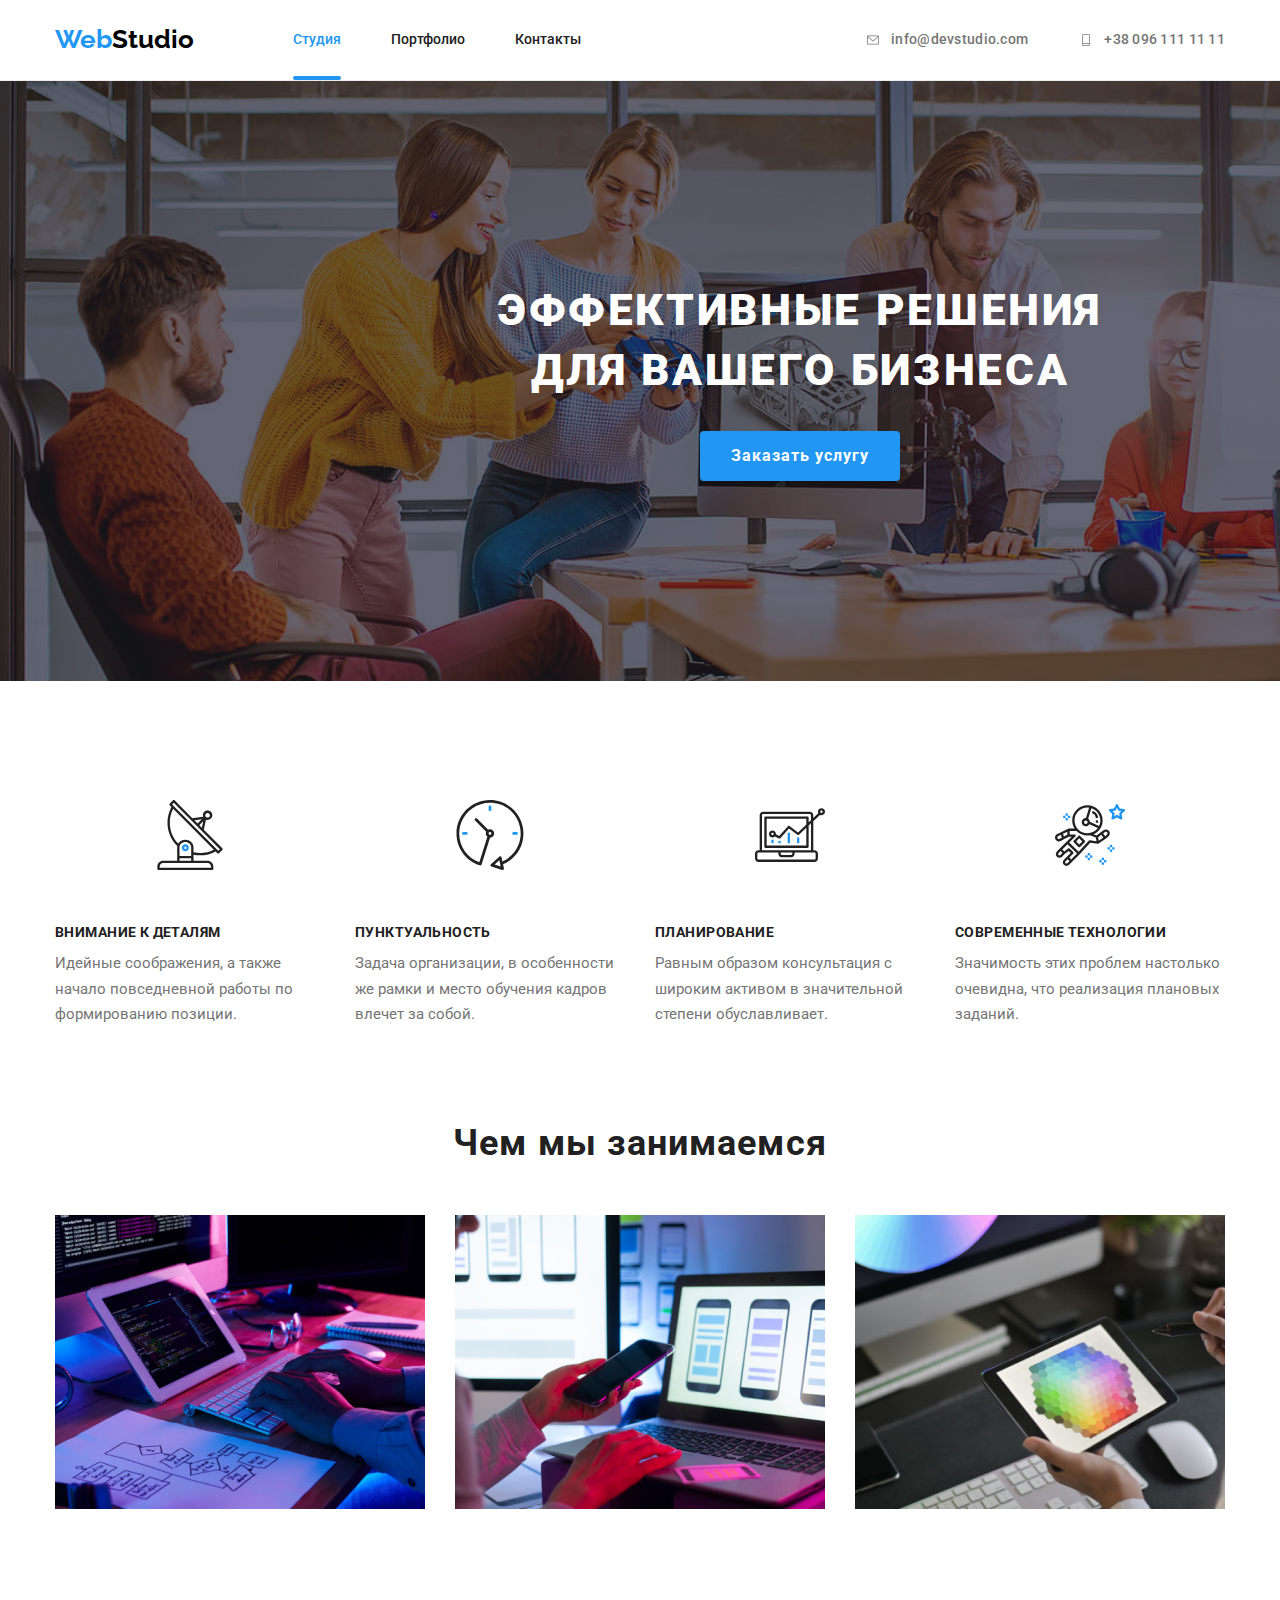
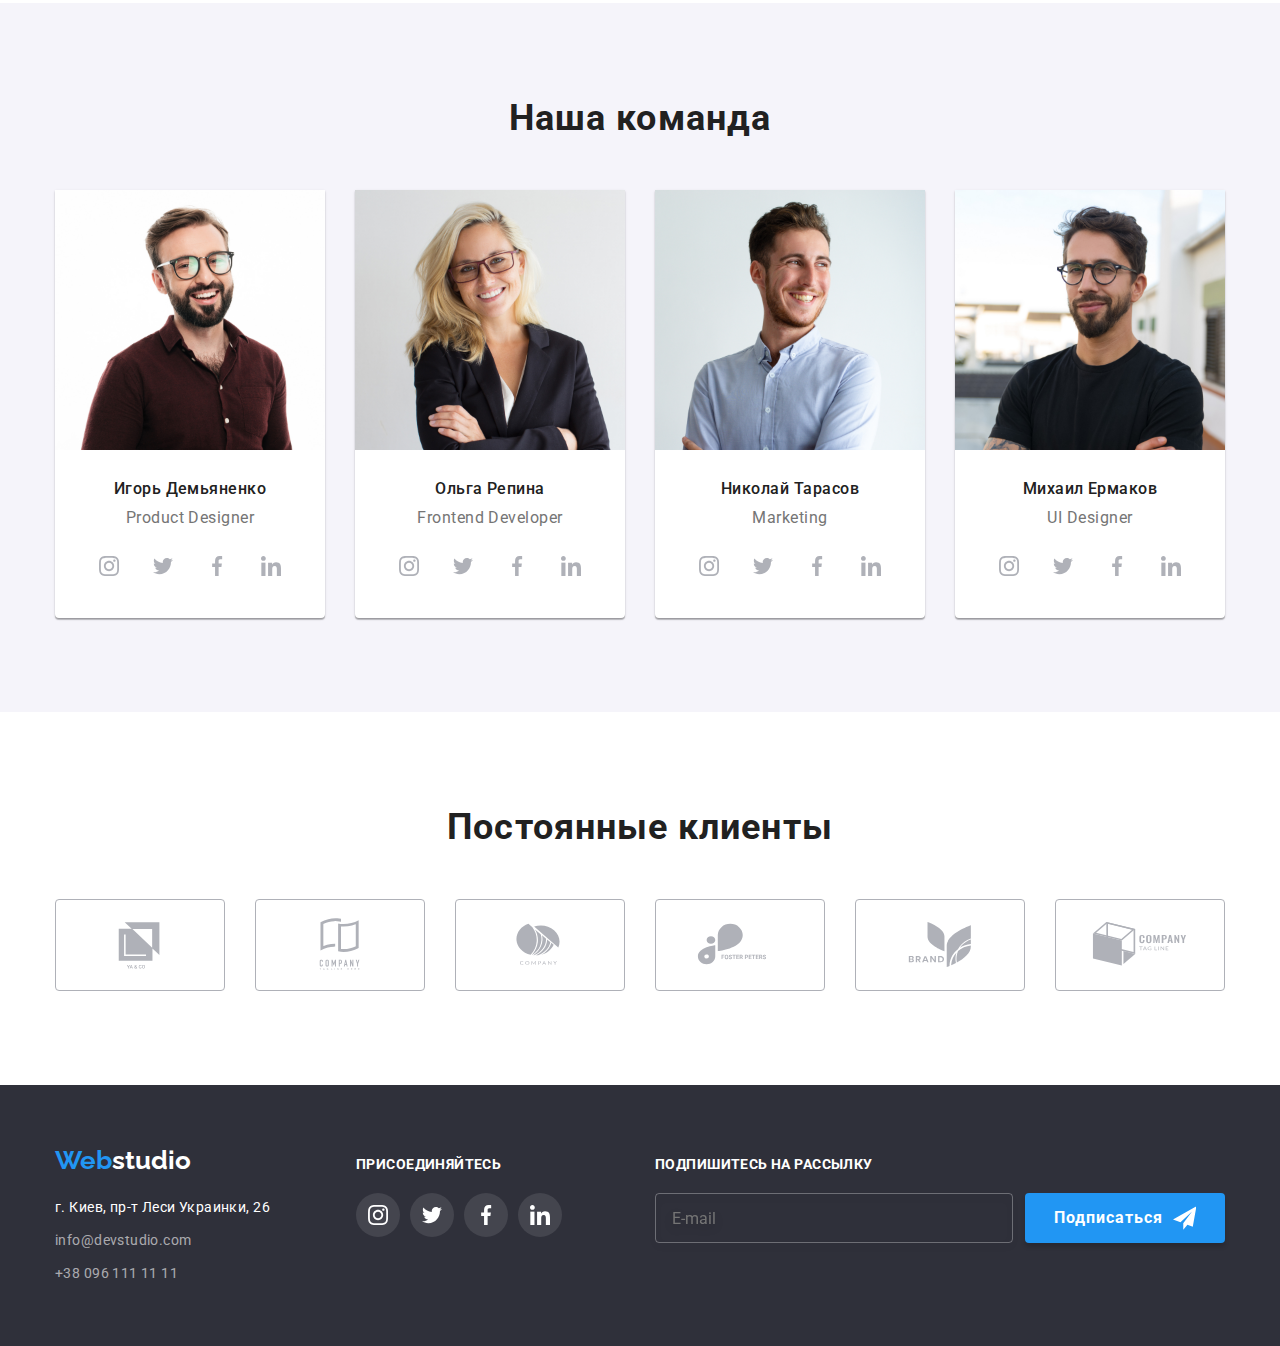
<file: index.html>
<!DOCTYPE html>
<html lang="en">

<head>
    <meta charset="UTF-8">
    <meta http-equiv="X-UA-Compatible" content="IE=edge">
    <meta name="viewport" content="width=device-width, initial-scale=1.0">
    <title>Document</title>
    <link rel="preconnect" href="https://fonts.googleapis.com">
    <link rel="preconnect" href="https://fonts.gstatic.com" crossorigin>
    <link
        href="https://fonts.googleapis.com/css2?family=Raleway:wght@700&family=Roboto:wght@400;500;700;900&display=swap"
        rel="stylesheet">
    <link rel="stylesheet" href="https://cdnjs.cloudflare.com/ajax/libs/modern-normalize/1.1.0/modern-normalize.min.css"
        integrity="sha512-wpPYUAdjBVSE4KJnH1VR1HeZfpl1ub8YT/NKx4PuQ5NmX2tKuGu6U/JRp5y+Y8XG2tV+wKQpNHVUX03MfMFn9Q=="
        crossorigin="anonymous" referrerpolicy="no-referrer" />
    <link rel="stylesheet" href="./css/modern-normalize.css">    
    <link rel="stylesheet" href="./css/styles.css">
</head>

<body>
    <header class="page-header">
        <div class="container-page-header container-settings">    
            <nav class="navigation">
                <a class="logo" href="index.html"><span class="logo-span">Web</span>Studio
                </a>
                <ul class="nav-list list">
                    <li class="nav-item"><a class="link-main" href="index.html">Студия</a></li>
                    <li class="nav-item"><a class="link" href="portfolio.html">Портфолио</a></li>
                    <li class="nav-item"><a class="link" href="">Контакты</a></li>
                </ul>
            </nav>
            <ul class="contacts-list list">
                <li class="contacts-item"><a class="link" href="mailto:info@devstudio.com">
                    <svg class="contacts-item-icon">
                        <use href="./images/sprite.svg#icon-envelope" width="16" height="12"></use>
                    </svg>
                    info@devstudio.com
                </a></li>
                <li class="contacts-item"><a class="link" href="tel:+380961111111">
                    <svg class="contacts-item-icon" width="16" height="12">
                        <use href="./images/sprite.svg#icon-Vector"></use>
                    </svg>
                    +38 096 111 11 11
                </a></li>
            </ul>      
        </div>    
    </header> 
    <main>
        <section class="section-title">
            <div class="container-section-title-button container-settings">
                <h1 class="main-title">Эффективные решения для вашего бизнеса</h1>
                <button class="button-title button-page" type="button" data-modal-open>Заказать услугу</button>
            </div>
        
        </section>
        <section class="section-lead">
            <div class="section-lead-wrapper container-settings">
                <h2 class="section-lead-header">Наши преимущества</h2>
                <ul class="section-lead-list">
                    <li class="section-lead-item">
                        <div class="section-lead-pic-settings">
                            <svg class="section-lead-pic" width="70" height="70">
                                <use href="./images/sprite.svg#icon-antenna"></use>
                            </svg>
                        </div>
                        <h3 class="section-lead-title">внимание к деталям</h3>
                        <p class="section-lead-item-text">Идейные соображения, а также начало повседневной работы по формированию
                            позиции.</p>
                    </li>
                    <li class="section-lead-item">
                        <div class="section-lead-pic-settings">
                            <svg class="section-lead-pic" width="70" height="70">
                                <use href="./images/sprite.svg#icon-clock"></use>
                            </svg>
                        </div>
                        <h3 class="section-lead-title">пунктуальность</h3>
                        <p class="section-lead-item-text">Задача организации, в особенности же рамки и место обучения кадров влечет
                            за собой.</p>
                    </li>
                    <li class="section-lead-item">
                        <div class="section-lead-pic-settings">
                            <svg class="section-lead-pic" width="70" height="70">
                                <use href="./images/sprite.svg#icon-diagram"></use>
                            </svg>
                        </div>
                        <h3 class="section-lead-title">планирование</h3>
                        <p class="section-lead-item-text">Равным образом консультация с широким активом в значительной степени
                            обуславливает.</p>
                    </li>
                    <li class="section-lead-item">
                        <div class="section-lead-pic-settings">
                            <svg class="section-lead-pic" width="70" height="70">
                                <use href="./images/sprite.svg#icon-astronaut"></use>
                            </svg>
                        </div>
                        <h3 class="section-lead-title">современные технологии</h3>
                        <p class="section-lead-item-text">Значимость этих проблем настолько очевидна, что реализация плановых
                            заданий.</p>
                    </li>
                </ul>
            </div>

        </section>
        <section class="section-content">
            <div class="section-content-wrapper container-settings">
                <h2 class="section-content-title">Чем мы занимаемся</h2>
                <ul class="section-content-list">
                    <li class="section-content-item">
                        <div class="section-content-overlay-wrapper">
                            <img width="370" height="294" src="./images/image1.jpg" alt="img1">
                            <p class="section-content-overlay">десктопные приложения</p>
                        </div>
                    </li>
                    <li class="section-content-item">
                        <div class="section-content-overlay-wrapper">
                            <img width="370" height="294" src="./images/image3.jpg" alt="img3">
                            <p class="section-content-overlay">мобильные приложения</p>
                        </div>
                    </li>
                    <li class="section-content-item">
                        <div class="section-content-overlay-wrapper">
                            <img width="370" height="294" src="./images/image2.jpg" alt="img2">
                            <p class="section-content-overlay">дизайнерские решения</p>
                        </div>
                    </li> 
                </ul>
            </div>  
        </section>
        <section class="section-team">
            <div class="container-section-team container-settings">
                <h2 class="section-team-title">Наша команда</h2>
                <ul class="section-team-list">
                    <li class="section-team-item">
                        <img width="270" src="./images/harry.jpg" alt="igor">
                        <div class="section-team-name-container">
                            <h3 class="section-team-name">Игорь Демьяненко</h3>
                            <p class="section-team-desc">Product Designer</p>
                            <ul class="section-team-social-item list">
                                <li class="section-team-social-list">
                                    <a href="" class="social-list-item-link-team social-list-item-link-instagram">
                                        <svg class="social-list-item-team">
                                            <use href="./images/sprite.svg#icon-instagram"></use>
                                        </svg>
                                    </a>
                                </li>
                                <li class="section-team-social-list">
                                    <a href="" class="social-list-item-link-team social-list-item-link-twitter">
                                        <svg class="social-list-item-team">
                                            <use href="./images/sprite.svg#icon-twitter"></use>
                                        </svg>
                                    </a>
                                </li>
                                <li class="section-team-social-list">
                                    <a href="" class="social-list-item-link-team social-list-item-link-facebook">
                                        <svg class="social-list-item-team">
                                            <use href="./images/sprite.svg#icon-facebook"></use>
                                        </svg>
                                    </a>
                                </li>
                                <li class="section-team-social-list">
                                    <a href="" class="social-list-item-link-team social-list-item-link-linkenin">
                                        <svg class="social-list-item-team">
                                            <use href="./images/sprite.svg#icon-linkedin"></use>
                                        </svg>
                                    </a>
                                </li>
                            </ul>
                        </div>
                    </li>
                    <li class="section-team-item">
                        <img width="270" src="./images/olya.jpg" alt="olya">
                        <div class="section-team-name-container">
                            <h3 class="section-team-name">Ольга Репина</h3>
                            <p class="section-team-desc">Frontend Developer</p>
                            <ul class="section-team-social-item list">
                                <li class="section-team-social-list">
                                    <a href="" class="social-list-item-link-team social-list-item-link-instagram">
                                        <svg class="social-list-item-team">
                                            <use href="./images/sprite.svg#icon-instagram"></use>
                                        </svg>
                                    </a>
                                </li>
                                <li class="section-team-social-list">
                                    <a href="" class="social-list-item-link-team social-list-item-link-twitter">
                                        <svg class="social-list-item-team">
                                            <use href="./images/sprite.svg#icon-twitter"></use>
                                        </svg>
                                    </a>
                                </li>
                                <li class="section-team-social-list">
                                    <a href="" class="social-list-item-link-team social-list-item-link-facebook">
                                        <svg class="social-list-item-team">
                                            <use href="./images/sprite.svg#icon-facebook"></use>
                                        </svg>
                                    </a>
                                </li>
                                <li class="section-team-social-list">
                                    <a href="" class="social-list-item-link-team social-list-item-link-linkenin">
                                        <svg class="social-list-item-team">
                                            <use href="./images/sprite.svg#icon-linkedin"></use>
                                        </svg>
                                    </a>
                                </li>
                            </ul>
                        </div>
                        
                    </li>
                    <li class="section-team-item">
                        <img width="270" src="./images/nick.jpg" alt="nick">
                        <div class="section-team-name-container">
                            <h3 class="section-team-name">Николай Тарасов</h3>
                            <p class="section-team-desc">Marketing</p>
                            <ul class="section-team-social-item list">
                                <li class="section-team-social-list">
                                    <a href="" class="social-list-item-link-team social-list-item-link-instagram">
                                        <svg class="social-list-item-team">
                                            <use href="./images/sprite.svg#icon-instagram"></use>
                                        </svg>
                                    </a>
                                </li>
                                <li class="section-team-social-list">
                                    <a href="" class="social-list-item-link-team social-list-item-link-twitter">
                                        <svg class="social-list-item-team">
                                            <use href="./images/sprite.svg#icon-twitter"></use>
                                        </svg>
                                    </a>
                                </li>
                                <li class="section-team-social-list">
                                    <a href="" class="social-list-item-link-team social-list-item-link-facebook">
                                        <svg class="social-list-item-team">
                                            <use href="./images/sprite.svg#icon-facebook"></use>
                                        </svg>
                                    </a>
                                </li>
                                <li class="section-team-social-list">
                                    <a href="" class="social-list-item-link-team social-list-item-link-linkenin">
                                        <svg class="social-list-item-team">
                                            <use href="./images/sprite.svg#icon-linkedin"></use>
                                        </svg>
                                    </a>
                                </li>
                            </ul>
                        </div>
                        
                    </li>
                    <li class="section-team-item">
                        <img width="270" src="./images/mike.jpg" alt="mike">
                        <div class="section-team-name-container">
                            <h3 class="section-team-name">Михаил Ермаков</h3>
                            <p class="section-team-desc">UI Designer</p>
                            <ul class="section-team-social-item list">
                                <li class="section-team-social-list">
                                    <a href="" class="social-list-item-link-team social-list-item-link-instagram">
                                        <svg class="social-list-item-team">
                                            <use href="./images/sprite.svg#icon-instagram"></use>
                                        </svg>
                                    </a>
                                </li>
                                <li class="section-team-social-list">
                                    <a href="" class="social-list-item-link-team social-list-item-link-twitter">
                                        <svg class="social-list-item-team">
                                            <use href="./images/sprite.svg#icon-twitter"></use>
                                        </svg>
                                    </a>
                                </li>
                                <li class="section-team-social-list">
                                    <a href="" class="social-list-item-link-team social-list-item-link-facebook">
                                        <svg class="social-list-item-team">
                                            <use href="./images/sprite.svg#icon-facebook"></use>
                                        </svg>
                                    </a>
                                </li>
                                <li class="section-team-social-list">
                                    <a href="" class="social-list-item-link-team social-list-item-link-linkenin">
                                        <svg class="social-list-item-team">
                                            <use href="./images/sprite.svg#icon-linkedin"></use>
                                        </svg>
                                    </a>
                                </li>
                            </ul>
                        </div>
                        
                    </li>
                </ul>
            </div>  
        </section> 
        <section class="section-regular-customers">
        <div class="section-regular-customers-wrapper container-settings">
            <h2 class="section-content-title">Постоянные клиенты</h2>
            <ul class="section-regular-customer-list list">
                <li class="section-regular-customer-list">
                    <a href="" class="section-regular-customers-link">
                        <svg class="regular-customers-img" width="106" height="60">
                            <use href="./images/sprite.svg#icon-logo1"></use>
                        </svg>
                    </a>
                </li>
                <li class="section-regular-customer-list">
                    <a href="" class="section-regular-customers-link">
                        <svg class="regular-customers-img" width="106" height="60">
                            <use href="./images/sprite.svg#icon-logo2"></use>
                        </svg>
                    </a>
                </li>
                <li class="section-regular-customer-list">
                    <a href="" class="section-regular-customers-link">
                        <svg class="regular-customers-img" width="106" height="60">
                            <use href="./images/sprite.svg#icon-logo3"></use>
                        </svg>
                    </a>
                </li>
                <li class="section-regular-customer-list">
                    <a href="" class="section-regular-customers-link">
                        <svg class="regular-customers-img" width="106" height="60">
                            <use href="./images/sprite.svg#icon-logo4"></use>
                        </svg>
                    </a>
                </li>
                <li class="section-regular-customer-list">
                    <a href="" class="section-regular-customers-link">
                        <svg class="regular-customers-img" width="106" height="60">
                            <use href="./images/sprite.svg#icon-logo5"></use>
                        </svg>
                    </a>
                </li>
                <li class="section-regular-customer-list">
                    <a href="" class="section-regular-customers-link">
                        <svg class="regular-customers-img" width="106" height="60">
                            <use href="./images/sprite.svg#icon-logo6"></use>
                        </svg>
                    </a>
                </li>
            </ul>
        </div>
        </section>    
    </main>
    <footer class="footer ">
        <div class="container-settings footer-wrapper-container">
            <div class="contaiter-footer ">
                <a class="footer-logo" href="index.html"><span class="logo-span">Web</span>studio
                </a>
                <address class="address">
                    <p class="footer-address-text">г. Киев, пр-т Леси Украинки, 26</p>
                    <ul class="footer-list">
                        <li class="footer-item"><a class="link-footer" href="mailto:info@devstudio.com">info@devstudio.com</a>
                        </li>
                        <li class="footer-item"><a class="link-footer" href="tel:+380961111111">+38 096 111 11 11</a></li>
                    </ul>
                </address>
            </div>
            <div class="footer-wrapper-social-list">
                <p class="footer-social-list-text">присоединяйтесь</p>
                <ul class="footer-social-item list">
                    <li class="footer-social-list">
                        <a href="" class="social-list-item-link social-list-item-link-instagram">
                            <svg class="social-list-item">
                                <use href="./images/sprite.svg#icon-instagram"></use>
                            </svg>
                        </a>
                    </li>
                    <li class="footer-social-list">
                        <a href="" class="social-list-item-link social-list-item-link-twitter">
                            <svg class="social-list-item">
                                <use href="./images/sprite.svg#icon-twitter"></use>
                            </svg>
                        </a>
                    </li>
                    <li class="footer-social-list">
                        <a href="" class="social-list-item-link social-list-item-link-facebook">
                            <svg class="social-list-item">
                                <use href="./images/sprite.svg#icon-facebook"></use>
                            </svg>
                        </a>
                    </li>
                    <li class="footer-social-list">
                        <a href="" class="social-list-item-link social-list-item-link-linkenin">
                            <svg class="social-list-item">
                                <use href="./images/sprite.svg#icon-linkedin"></use>
                            </svg>
                        </a>
                    </li>
                </ul>
            </div>
            <div class="footer-submit-container" >
                <form class="footer-submit-form">
                    <p class="footer-submit-form-text">подпишитесь на рассылку</p>
                    <span class="footer-submit-form-text-wrapper">
                        <input class="footer-input-email-form" name="user-name" type="email" placeholder="E-mail" >
                        <button class="footer-input-button button-page" type="submit">Подписаться
                            <svg class="footer-input-btn-img" width="24" height="24">
                                <use href="./images/sprite.svg#icon-icon-send"></use>
                            </svg>
                        </button>
                    </span>
                </form>
            </div>
        </div>
    </footer>
    <div class="backdrop is-hidden" data-modal>
        <div class="modal" >
            <buttom type="button" class="close-button" data-modal-close>
                <svg class="modal-close-btn" width="30" height="30">
                    <use width="15px" height="15px" href="./images/sprite.svg#icon-modal"></use>
                </svg>
            </buttom>
            <form class="modal-form">
                <p class="modal-form-text">Оставьте свои данные, мы вам перезвоним</p>
                <label for="" class="modal-form-field ">
                    Имя
                    <input class="modal-input" name="name" type="text">
                    <svg class="modal-input-pic" width="18" height="18">
                        <use href="./images/sprite.svg#icon-modal-name"></use>
                    </svg>
                </label>
                <label for="" class="modal-form-field">
                    Телефон
                    <input class="modal-input" name="phone" type="tel">
                    <svg class="modal-input-pic" width="18" height="18">
                        <use href="./images/sprite.svg#icon-modal-phone"></use>
                    </svg>
                </label>
                <label for="" class="modal-form-field">
                    Почта
                    <input class="modal-input" name="email" type="email">
                    <svg class="modal-input-pic" width="18" height="18">
                        <use href="./images/sprite.svg#icon-modal-envelope"></use>
                    </svg>
                </label>
                <label for="" class="modal-form-field">
                    Комментарий
                    <textarea placeholder="Введите текст" class="modal-form-comments" name="" id="" cols="30" rows="10"></textarea></label>
                <input class="modal-form-check-box visually-hidden" type="checkbox" name="checkbox" id="check-box">
                <label class="modal-form-check-box-label" name="policy" for="check-box">Соглашаюсь с рассылкой и принимаю&nbsp
                    <a class="modal-check-box-link" href="">Условия договора</a> 
                </label>   
                <button class="modal-form-button button-page" type="submit">Отправить</button>  
            </form>
        </div>
    </div>
<script src="./js/modal.js"></script>
</body>

</html>
</file>
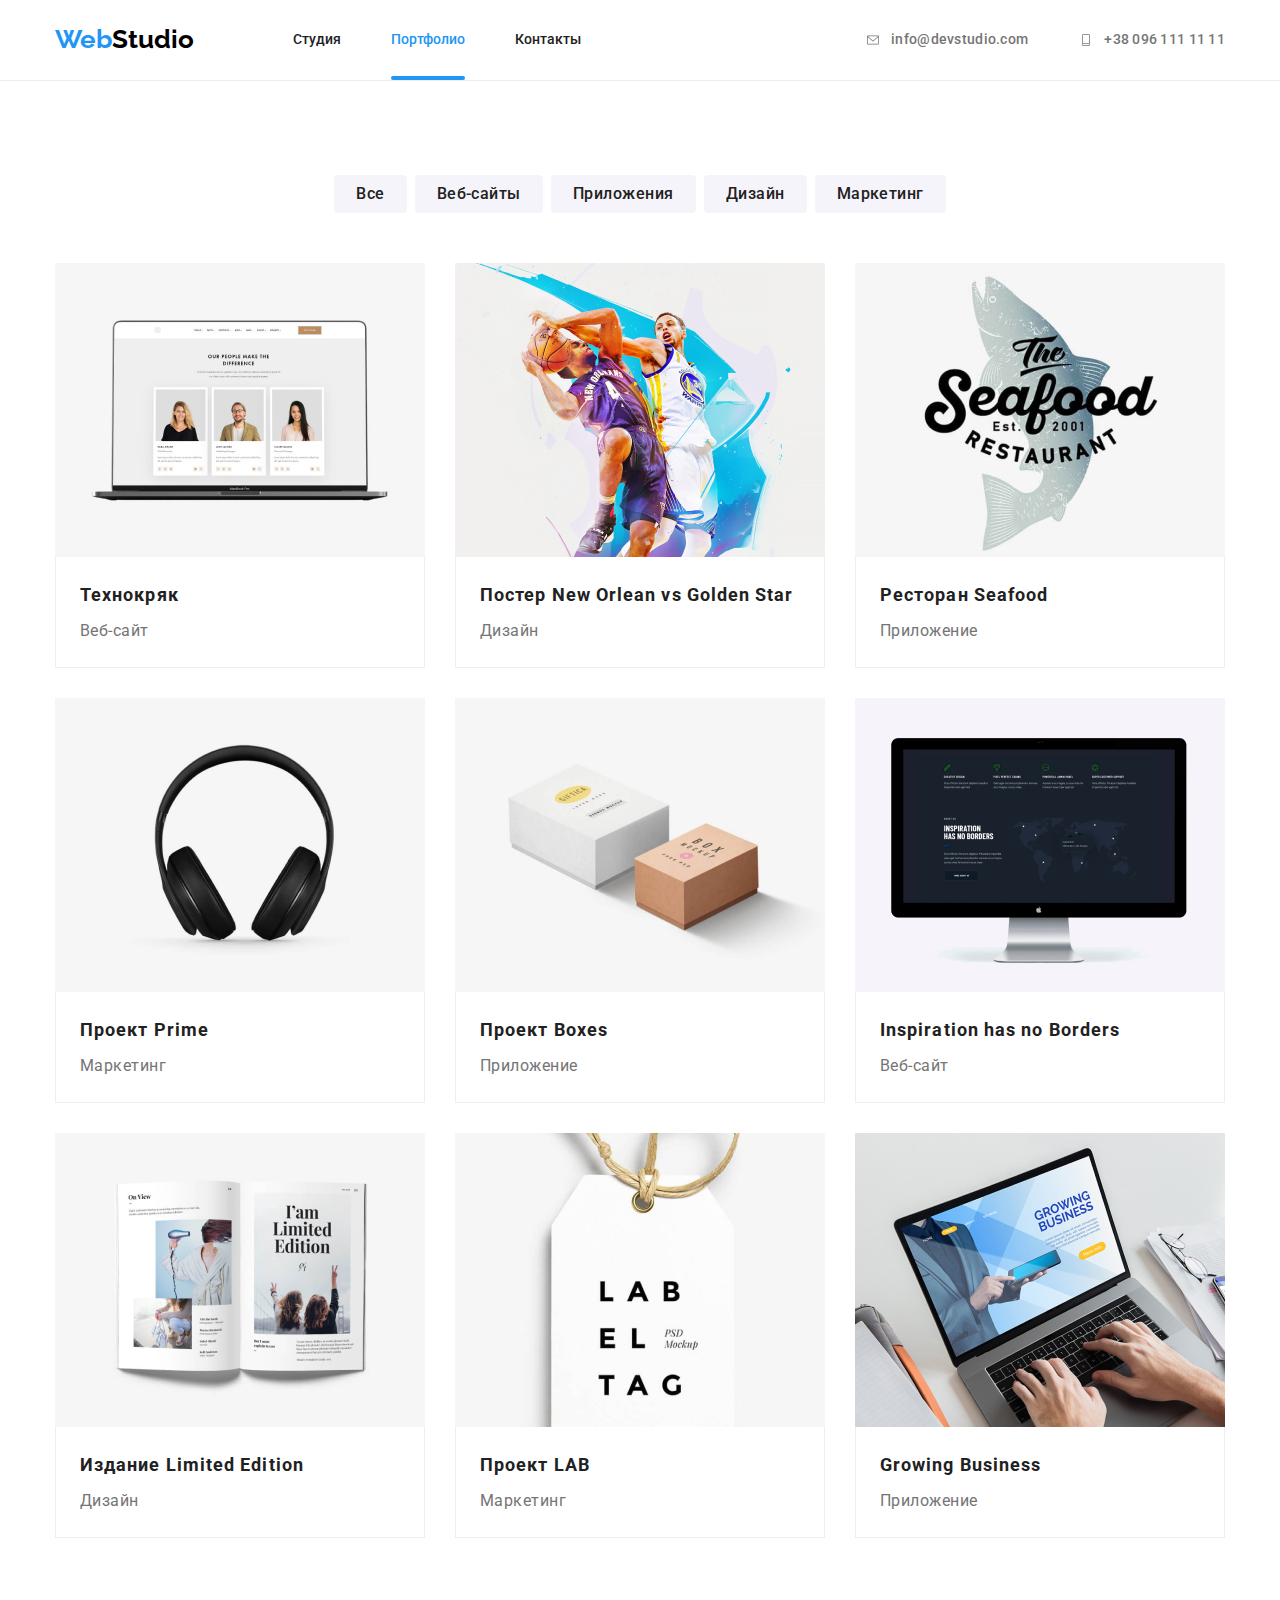
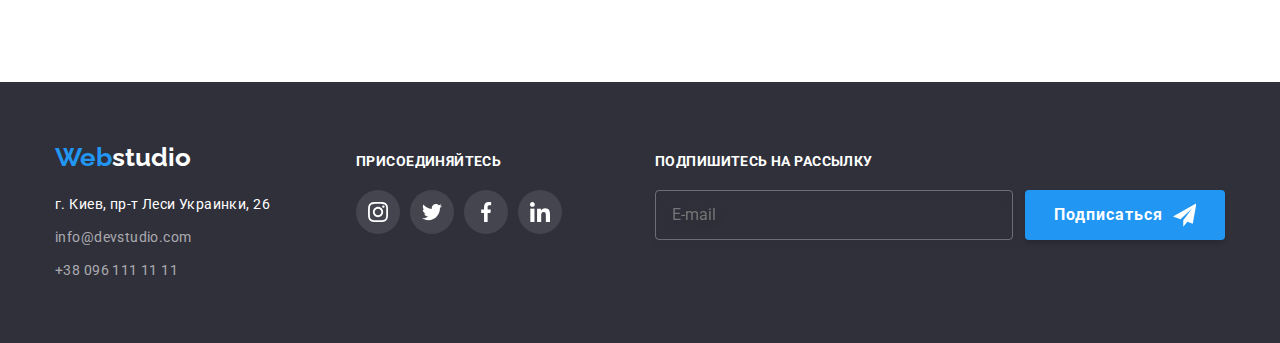
<file: portfolio.html>
<!DOCTYPE html>
<html lang="en">

<head>
    <meta charset="UTF-8">
    <meta http-equiv="X-UA-Compatible" content="IE=edge">
    <meta name="viewport" content="width=device-width, initial-scale=1.0">
    <title>Document</title>
    <link rel="preconnect" href="https://fonts.googleapis.com">
    <link rel="preconnect" href="https://fonts.gstatic.com" crossorigin>
    <link
        href="https://fonts.googleapis.com/css2?family=Raleway:wght@700&family=Roboto:wght@400;500;700;900&display=swap"
        rel="stylesheet">
    <link rel="stylesheet" href="https://cdnjs.cloudflare.com/ajax/libs/modern-normalize/1.1.0/modern-normalize.min.css"
        integrity="sha512-wpPYUAdjBVSE4KJnH1VR1HeZfpl1ub8YT/NKx4PuQ5NmX2tKuGu6U/JRp5y+Y8XG2tV+wKQpNHVUX03MfMFn9Q=="
        crossorigin="anonymous" referrerpolicy="no-referrer" />
    <link rel="stylesheet" href="./css/modern-normalize.css">
    <link rel="stylesheet" href="./css/styles.css">
</head>
<body>
    <header class="page-header">
        <div class="container-page-header container-settings">
            <nav class="navigation">
                <a class="logo" href="index.html"><span class="logo-span">Web</span>Studio
                </a>
                <ul class="nav-list list">
                    <li class="nav-item"><a class="link" href="index.html">Студия</a></li>
                    <li class="nav-item"><a class="link-main" href="portfolio.html">Портфолио</a></li>
                    <li class="nav-item"><a class="link" href="">Контакты</a></li>
                </ul>
            </nav>
            <ul class="contacts-list list">
                <li class="contacts-item"><a class="link" href="mailto:info@devstudio.com">
                        <svg class="contacts-item-icon">
                            <use href="./images/sprite.svg#icon-envelope" width="16" height="12"></use>
                        </svg>
                        info@devstudio.com
                    </a></li>
                <li class="contacts-item"><a class="link" href="tel:+380961111111">
                        <svg class="contacts-item-icon" width="16" height="12">
                            <use href="./images/sprite.svg#icon-Vector"></use>
                        </svg>
                        +38 096 111 11 11
                    </a></li>
            </ul>
        </div>
    </header>
    <main>
        <section class="portfolio-cards">
            <div class="container-portfolio-cards container-settings">
                <h1 class="section-lead-header">Портфолио.</h1>
                <ul class="portfolio-cards-list">
                    <li class="portfolio-cards-item"><button class="portfolio-cards-button" type="button">Все</button></li>
                    <li class="portfolio-cards-item"><button class="portfolio-cards-button" type="button">Веб-сайты</button></li>
                    <li class="portfolio-cards-item"><button class="portfolio-cards-button" type="button">Приложения</button></li>
                    <li class="portfolio-cards-item"><button class="portfolio-cards-button" type="button">Дизайн</button></li>
                    <li class="portfolio-cards-item"><button class="portfolio-cards-button" type="button">Маркетинг</button></li>
                </ul>
                <h2 class="section-lead-header">Главный контент.</h2>
                <ul class="portfolio-cards-list-pics ">
                    <li class="portfolio-cards-list-item">
                        <a class="portfolio-cards-list-link" href="">
                            <div class="portfolio-cards-list-wrapper-overlay">
                                <img width="370" height="294" src="./images/img1.jpg" alt="laptop">
                                <p class="portfolio-overlay">Технокряк это современная площадка распространения коронавируса. Компании используют эту платформу для цифрового
                            шпионажа и атак на защищённые сервера конкурентов.</p>
                            </div>
                            <div class="text-porfolio-padding">
                                <h3 class="portfolio-cards-title">Технокряк</h3>
                                <p class="text-portfolio">Веб-сайт</p>
                            </div>
                        </a>
                    </li>
                    <li class="portfolio-cards-list-item">
                        <a class="portfolio-cards-list-link" href="">
                            <div class="portfolio-cards-list-wrapper-overlay">
                                <img width="370" height="294" src="./images/img2.jpg" alt="basketballposter">
                                <p class="portfolio-overlay">Технокряк это современная площадка распространения коронавируса. Компании используют эту
                                    платформу для цифрового
                                    шпионажа и атак на защищённые сервера конкурентов.</p>
                            </div>
                            <div class="text-porfolio-padding">
                                <h3 class="portfolio-cards-title">Постер New Orlean vs Golden Star</h3>
                                <p class="text-portfolio">Дизайн</p>
                            </div>
                        </a>
                    </li>
                    <li class="portfolio-cards-list-item">
                        <a class="portfolio-cards-list-link" href="">
                            <div class="portfolio-cards-list-wrapper-overlay">
                                <img width="370" height="294" src="./images/img3.jpg" alt="restaurantoffers">
                                <p class="portfolio-overlay">Технокряк это современная площадка распространения коронавируса. Компании используют эту
                                    платформу для цифрового
                                    шпионажа и атак на защищённые сервера конкурентов.</p>
                            </div>
                            <div class="text-porfolio-padding">
                                <h3 class="portfolio-cards-title">Ресторан Seafood</h3>
                                <p class="text-portfolio">Приложение</p>
                            </div>
                        </a>
                    </li>
                    <li class="portfolio-cards-list-item">
                        <a class="portfolio-cards-list-link" href="">
                            <div class="portfolio-cards-list-wrapper-overlay">
                                <img width="370" height="294" src="./images/img4.jpg" alt="projectprime">
                                <p class="portfolio-overlay">Технокряк это современная площадка распространения коронавируса. Компании используют эту
                                    платформу для цифрового
                                    шпионажа и атак на защищённые сервера конкурентов.</p>
                            </div>
                            <div class="text-porfolio-padding">
                                <h3 class="portfolio-cards-title">Проект Prime</h3>
                                <p class="text-portfolio">Маркетинг</p>
                            </div>
                        </a>
                    </li>
                    <li class="portfolio-cards-list-item">
                        <a class="portfolio-cards-list-link" href="">
                            <div class="portfolio-cards-list-wrapper-overlay">
                                <img width="370" height="294" src="./images/img5.jpg" alt="projectboxes">
                                <p class="portfolio-overlay">Технокряк это современная площадка распространения коронавируса. Компании используют эту
                                    платформу для цифрового
                                    шпионажа и атак на защищённые сервера конкурентов.</p>
                            </div>
                            <div class="text-porfolio-padding">
                                <h3 class="portfolio-cards-title">Проект Boxes</h3>
                                <p class="text-portfolio">Приложение</p>
                            </div>
                        </a>
                    </li>
                    <li class="portfolio-cards-list-item">
                        <a class="portfolio-cards-list-link" href="">
                            <div class="portfolio-cards-list-wrapper-overlay">
                                <img width="370" height="294" src="./images/img6.jpg" alt="website">
                                <p class="portfolio-overlay">Технокряк это современная площадка распространения коронавируса. Компании используют эту
                                    платформу для цифрового
                                    шпионажа и атак на защищённые сервера конкурентов.</p>
                            </div>
                            <div class="text-porfolio-padding">
                                <h3 class="portfolio-cards-title">Inspiration has no Borders</h3>
                                <p class="text-portfolio">Веб-сайт</p>
                            </div>
                        </a>
                    </li>
                    <li class="portfolio-cards-list-item">
                        <a class="portfolio-cards-list-link" href="">
                            <div class="portfolio-cards-list-wrapper-overlay">
                                <img width="370" height="294" src="./images/img7.jpg" alt="design">
                                <p class="portfolio-overlay">Технокряк это современная площадка распространения коронавируса. Компании используют эту
                                    платформу для цифрового
                                    шпионажа и атак на защищённые сервера конкурентов.</p>
                            </div>
                            <div class="text-porfolio-padding">
                                <h3 class="portfolio-cards-title">Издание Limited Edition</h3>
                                <p class="text-portfolio">Дизайн</p>
                            </div>
                        </a>
                    </li>
                    <li class="portfolio-cards-list-item">
                        <a class="portfolio-cards-list-link" href="">
                            <div class="portfolio-cards-list-wrapper-overlay">
                                <img width="370" height="294" src="./images/img8.jpg" alt="marketing">
                                <p class="portfolio-overlay">Технокряк это современная площадка распространения коронавируса. Компании используют эту
                                    платформу для цифрового
                                    шпионажа и атак на защищённые сервера конкурентов.</p>
                            </div>
                            <div class="text-porfolio-padding">
                                <h3 class="portfolio-cards-title">Проект LAB</h3>
                                <p class="text-portfolio">Маркетинг</p>
                            </div>
                        </a>
                    </li>
                    <li class="portfolio-cards-list-item">
                        <a class="portfolio-cards-list-link" href="">
                            <div class="portfolio-cards-list-wrapper-overlay">
                                <img width="370" height="294" src="./images/img9.jpg" alt="appbusiness">
                                <p class="portfolio-overlay">Технокряк это современная площадка распространения коронавируса. Компании используют эту
                                    платформу для цифрового
                                    шпионажа и атак на защищённые сервера конкурентов.</p>
                            </div>
                            <div class="text-porfolio-padding">
                                <h3 class="portfolio-cards-title">Growing Business</h3>
                                <p class="text-portfolio">Приложение</p>
                            </div>
                        </a>
                    </li>
                </ul>
            </div>         
        </section>
    </main>
    <footer class="footer ">
        <div class="container-settings footer-wrapper-container">
            <div class="contaiter-footer ">
                <a class="footer-logo" href="index.html"><span class="logo-span">Web</span>studio
                </a>
                <address class="address">
                    <p class="footer-address-text">г. Киев, пр-т Леси Украинки, 26</p>
                    <ul class="footer-list">
                        <li class="footer-item"><a class="link-footer"
                                href="mailto:info@devstudio.com">info@devstudio.com</a>
                        </li>
                        <li class="footer-item"><a class="link-footer" href="tel:+380961111111">+38 096 111 11 11</a></li>
                    </ul>
                </address>
            </div>
            <div class="footer-wrapper-social-list">
                <p class="footer-social-list-text">присоединяйтесь</p>
                <ul class="footer-social-item list">
                    <li class="footer-social-list">
                        <a href="" class="social-list-item-link social-list-item-link-instagram">
                            <svg class="social-list-item">
                                <use href="./images/sprite.svg#icon-instagram"></use>
                            </svg>
                        </a>
                    </li>
                    <li class="footer-social-list">
                        <a href="" class="social-list-item-link social-list-item-link-twitter">
                            <svg class="social-list-item">
                                <use href="./images/sprite.svg#icon-twitter"></use>
                            </svg>
                        </a>
                    </li>
                    <li class="footer-social-list">
                        <a href="" class="social-list-item-link social-list-item-link-facebook">
                            <svg class="social-list-item">
                                <use href="./images/sprite.svg#icon-facebook"></use>
                            </svg>
                        </a>
                    </li>
                    <li class="footer-social-list">
                        <a href="" class="social-list-item-link social-list-item-link-linkenin">
                            <svg class="social-list-item">
                                <use href="./images/sprite.svg#icon-linkedin"></use>
                            </svg>
                        </a>
                    </li>
                </ul>
            </div>
            <div class="footer-submit-container">
                <form class="footer-submit-form">
                    <p class="footer-submit-form-text">подпишитесь на рассылку</p>
                    <span class="footer-submit-form-text-wrapper">
                        <input class="footer-input-email-form" name="user-name" type="email" placeholder="E-mail">
                        <button class="footer-input-button button-page" type="submit">Подписаться
                            <svg class="footer-input-btn-img" width="24" height="24">
                                <use href="./images/sprite.svg#icon-icon-send"></use>
                            </svg>
                        </button>
                    </span>
                </form>
            </div>
        </div>
    </footer>
</body>

</html>
</file>
<file: css/styles.css>
:root {
  --primary-title-color: #fff;
  --primary-text-color: #757575;
  --secondary-title-color: #212121;
  --secondary-text-color: #ffffff;
  --accent-color: #2196f3;
  --background-color: #2f303a;
  --background-color-white: #ffffff;
  --background-color-section: #e5e5e5;
  --transition-duration: 250ms;
  --cubic: cubic-bezier(0.4, 0, 0.2, 1);
}

* {
  box-sizing: border-box;
}

h1,
h2,
h3,
h4,
h5,
h6,
p {
  margin-top: 0;
  margin-bottom: 0;
}

ul,
ol {
  padding-left: 0;
  margin-top: 0;
  margin-bottom: 0;
}

.list {
  list-style: none;
}

.link {
  text-decoration: none;
}

body {
  font-family: Roboto, sans-serif;
}
.visually-hidden {
  position: absolute;
  width: 1px;
  height: 1px;
  margin: -1px;
  border: 0;
  padding: 0;
  white-space: nowrap;
  clip-path: inset(100%);
  clip: rect(0 0 0 0);
  overflow: hidden;
}
/*================================== logo =============================*/

.logo {
  font-family: Raleway, sans-serif;
  font-weight: 700;
  text-decoration: none;
  font-size: 26px;
  color: #000000;
  line-height: 1.2;
  margin-right: 93px;
  width: 145px;
}
.logo-span {
  color: var(--accent-color);
}
/* ==========================nav-link==================== */
.nav-item .link:hover,
.nav-item .link:focus {
  color: var(--accent-color);
}
.page-header {
  background: var(--background-color-white);
  border-bottom: 1px solid #ececec;
}
.container-settings {
  width: 1200px;
  margin-left: auto;
  margin-right: auto;
  padding-left: 15px;
  padding-right: 15px;
}
.container-page-header {
  display: flex;
  align-items: center;
}
.navigation {
  display: flex;
  align-items: center;
}
.nav-list {
  display: flex;
}
.nav-item:nth-child(-n + 2) {
  margin-right: 50px;
}
.contacts-list {
  display: flex;
}

.contacts-item:first-child {
  margin-right: 50px;
}

.link-main {
  display: inline-block;
  font-weight: 500;
  font-size: 14px;
  line-height: 1.1;
  text-decoration: none;
  cursor: pointer;
  color: var(--accent-color);
  padding: 32px 0px;
  transition: color var(--primary-time-duration) cubic-bezier(0.4, 0, 0.2, 1);
  position: relative;
}
.link-main:after {
  content: '';
  position: absolute;
  display: block;
  background-color: var(--accent-color);
  width: 100%;
  height: 4px;
  bottom: -1px;
  border-radius: 2px;
}

.link {
  display: inline-block;
  font-weight: 500;
  font-size: 14px;
  line-height: 1.14;
  text-decoration: none;
  cursor: pointer;
  color: var(--secondary-title-color);
  padding: 32px 0px;
}

.contacts-list {
  margin-left: auto;
}
.contacts-item .link {
  font-style: normal;
  font-weight: 500;
  font-size: 14px;
  line-height: 1.14;
  letter-spacing: 0.02em;
  color: var(--primary-text-color);
  display: flex;
  align-items: center;
}

.contacts-item .link:focus,
.contacts-item .link:hover {
  color: var(--accent-color);
}

.contacts-item-icon {
  width: 16px;
  height: 12px;
  fill: currentColor;
  margin-right: 10px;
}
/* =============================section=========================== */
.section-title {
  width: 1600px;
  margin: 0 auto;
  padding-top: 200px;
  padding-bottom: 200px;
  text-align: center;
  background-image: linear-gradient(rgba(47, 48, 58, 0.4), rgba(47, 48, 58, 0.4)),
    url(../images/Imgmain.jpg);
  background-color: #c4c4c4;
}

.main-title {
  font-style: normal;
  font-weight: 900;
  font-size: 44px;
  line-height: 1.36;
  max-width: 700px;
  height: 120px;
  letter-spacing: 0.06em;
  text-transform: uppercase;
  color: var(--primary-title-color);
  margin-left: auto;
  margin-right: auto;
  margin-bottom: 30px;
}
.button-title {
  padding: 10px 28px;
  margin: 0 auto;
  transition-property: background-color;
  transition-duration: 250ms;
  transition-timing-function: var(--cubic);
  transition-delay: 70ms;
}
.button-title:hover,
.button-title:focus {
  background-color: #188ce8;
}
/* ------------------------------------------------------------ */
.section-lead {
  padding-top: 94px;
  padding-bottom: 94px;
  margin: 0 auto;
}
.section-lead-list-pic {
  display: flex;
  margin-bottom: 30px;
}
.section-lead-item-pic:not(:last-child) {
  margin-right: 30px;
}
.section-lead-list {
  list-style-type: none;
  display: flex;
  justify-content: space-between;
}
.section-lead-item {
  width: 270px;
  margin-right: 30px;
}
.section-lead-item:last-child {
  margin-right: 0px;
}
.section-lead-pic-settings {
  display: flex;
  justify-content: center;
  align-items: center;
  height: 120px;
  margin-bottom: 30px;
}
.section-lead-header {
  position: absolute;
  width: 1px;
  height: 1px;
  margin: -1px;
  border: 0;
  padding: 0;
  white-space: nowrap;
  clip-path: inset(100%);
  clip: rect(0 0 0 0);
  overflow: hidden;
}
.section-lead-title {
  font-style: normal;
  font-weight: bold;
  font-size: 14px;
  line-height: 1.14;
  letter-spacing: 0.03em;
  text-transform: uppercase;
  color: var(--secondary-title-color);
  margin-bottom: 10px;
}

.section-lead-item-text {
  font-size: 15px;
  font-weight: normal;
  line-height: 1.71;
  color: var(--primary-text-color);
}
/* ---------------------------------------------------------- */
.section-content {
  padding-bottom: 94px;
  margin: 0 auto;
}
.section-content-title {
  font-style: normal;
  font-weight: bold;
  font-size: 36px;
  line-height: 1.2;
  text-align: center;
  letter-spacing: 0.03em;
  color: var(--secondary-title-color);
  margin-bottom: 50px;
}

.section-content-list {
  list-style-type: none;
  display: flex;
  flex-wrap: wrap;
}

.section-content-item {
  margin-right: 30px;
}
.section-content-item:last-child {
  margin-right: 0px;
}
img {
  display: block;
}
/* ------------------------------------------------------------ */

.section-team {
  background: #f5f4fa;
  padding-top: 94px;
  padding-bottom: 94px;
}

.section-team-title {
  font-style: normal;
  font-weight: bold;
  font-size: 36px;
  line-height: 1.2;
  text-align: center;
  letter-spacing: 0.03em;
  color: var(--secondary-title-color);
  margin-bottom: 50px;
}

.section-team-list {
  list-style-type: none;
  display: flex;
  justify-content: center;
}
.section-team-name-container {
  padding: 30px 32px;
}
.section-team-name {
  font-style: normal;
  font-weight: 500;
  font-size: 16px;
  line-height: 1.18;
  text-align: center;
  letter-spacing: 0.03em;
  color: var(--secondary-title-color);
  margin-bottom: 10px;
}

.section-team-item {
  background: #ffffff;
  box-shadow: 0px 1px 3px rgba(0, 0, 0, 0.12), 0px 1px 1px rgba(0, 0, 0, 0.14),
    0px 2px 1px rgba(0, 0, 0, 0.2);
  border-radius: 0px 0px 4px 4px;
  width: 270px;
  margin-right: 30px;
}
.section-team-item:last-child {
  margin-right: 0px;
}

.section-team-desc {
  font-style: normal;
  font-weight: normal;
  font-size: 16px;
  line-height: 1.18;
  text-align: center;
  letter-spacing: 0.03em;
  color: var(--primary-text-color);
  margin-bottom: 16px;
}
/* ===========================section-regular-customers================ */
.section-regular-customers {
  padding-top: 94px;
  padding-bottom: 94px;
}
.section-regular-customer-list {
  display: flex;
  justify-content: center;
  align-items: center;
  fill: #afb1b8;
}
.section-regular-customer-list:not(:last-child) {
  margin-right: 30px;
}
.section-regular-customers-link {
  display: flex;
  justify-content: center;
  align-items: center;
  width: 170px;
  height: 92px;
  border: 1px solid #afb1b8;
  border-radius: 4px;
}

.section-regular-customers-link:focus,
.section-regular-customers-link:hover {
  border: 1px solid #2196f3;
  fill: #2196f3;
}

.section-regular-customers-link:focus > .regular-customers-img,
.section-regular-customers-link:hover > .regular-customers-img {
  fill: #2196f3;
}
/* ===================================portfolio=========================== */
.portfolio-cards-button {
  font-style: normal;
  font-weight: 500;
  font-size: 16px;
  line-height: 1.62;
  text-align: center;
  letter-spacing: 0.03em;
  color: var(--secondary-title-color);
  background: #f5f4fa;
  border-radius: 4px;
  border: none;
  padding: 6px 22px;
  cursor: pointer;
}
.portfolio-cards-item {
  margin-right: 8px;
}
.portfolio-cards-item:last-child {
  margin-right: 0px;
}
.portfolio-cards-button:focus,
.portfolio-cards-button:hover {
  background: var(--accent-color);
  color: var(--secondary-text-color);
  /* shadow-middle */
  box-shadow: 0px 3px 1px rgba(0, 0, 0, 0.1), 0px 1px 2px rgba(0, 0, 0, 0.08),
    0px 2px 2px rgba(0, 0, 0, 0.12);
  border-radius: 4px;
  cursor: pointer;
}
.container-portfolio-cards {
  margin-bottom: 50px;
}
.portfolio-cards {
  padding-top: 94px;
  padding-bottom: 94px;
  margin: 0 auto;
}

.portfolio-cards-title {
  font-style: normal;
  font-weight: bold;
  font-size: 18px;
  line-height: 2;
  letter-spacing: 0.06em;
  color: var(--secondary-title-color);
  margin-bottom: 4px;
}
.text-porfolio-padding {
  padding: 20px 24px;
  border-left: 1px solid #eeeeee;
  border-right: 1px solid #eeeeee;
  border-bottom: 1px solid #eeeeee;
}
.portfolio-cards-list-link:focus,
.portfolio-cards-list-link:hover {
  box-shadow: 0px 1px 1px rgba(0, 0, 0, 0.12), 0px 4px 4px rgba(0, 0, 0, 0.06),
    1px 4px 6px rgba(0, 0, 0, 0.16);
}
.text-portfolio {
  font-style: normal;
  font-weight: normal;
  font-size: 16px;
  line-height: 1.8;
  letter-spacing: 0.03em;
  color: var(--primary-text-color);
  height: 30px;
}
/* ==================================================================== */
.portfolio-cards-list {
  display: flex;
  justify-content: center;
  list-style-type: none;
  margin-bottom: 50px;
}

.portfolio-cards-list-pics {
  list-style-type: none;
  display: flex;
  flex-wrap: wrap;
}

.portfolio-cards-list-item {
  margin-right: 30px;
  margin-bottom: 30px;
}
.portfolio-cards-list-item:nth-child(3n) {
  margin-right: 0px;
}

.portfolio-cards-list-item:nth-last-child(-n + 3) {
  margin-bottom: 0px;
}
.portfolio-cards-list-link {
  text-decoration: none;
  display: block;
}

/* =====================footer============================ */

.footer {
  display: flex;
  background-color: var(--background-color);
  padding-top: 60px;
  padding-bottom: 60px;
}
.footer-wrapper-container {
  display: flex;
  align-items: baseline;
}

.contaiter-footer {
  display: inline;
  margin-right: 70px;
}

.footer-logo {
  display: block;
  font-family: Raleway, sans-serif;
  font-weight: 700;
  text-decoration: none;
  font-size: 26px;
  color: #ffffff;
  line-height: 1.2;
  margin-bottom: 20px;
}
.address {
  display: block;
}
.footer-address-text {
  font-style: normal;
  font-weight: normal;
  font-size: 14px;
  line-height: 1.71;
  letter-spacing: 0.03em;
  color: #ffffff;
  width: 231px;
  margin-bottom: 9px;
}
.footer-list {
  list-style-type: none;
}
.link-footer {
  text-decoration: none;
}
.footer-item:first-child {
  margin-bottom: 9px;
}

.footer-item .link-footer {
  font-style: normal;
  font-weight: normal;
  font-size: 14px;
  line-height: 1.71;
  letter-spacing: 0.03em;
  color: rgba(255, 255, 255, 0.6);
}
.footer-item .link:hover,
.footer-item .link:focus {
  color: var(--accent-color);
}
.footer-wrapper-social-list {
  width: 206px;
  height: 80px;
  margin-right: 93px;
}
.footer-social-list-text {
  font-style: normal;
  font-weight: bold;
  font-size: 14px;
  line-height: 1.14;
  letter-spacing: 0.03em;
  text-transform: uppercase;
  color: var(--secondary-text-color);
  margin-bottom: 20px;
}
.footer-social-item {
  display: flex;
}
.footer-submit-form-text {
  font-style: normal;
  font-weight: bold;
  font-size: 14px;
  line-height: 1.14;
  letter-spacing: 0.03em;
  text-transform: uppercase;
  color: #ffffff;
  margin-bottom: 20px;
}
.footer-submit-form-text-wrapper {
  display: flex;
  align-items: center;
}

.footer-input-email-form {
  width: 358px;
  height: 50px;
  border: 1px solid rgba(255, 255, 255, 0.3);
  filter: drop-shadow(0px 4px 4px rgba(0, 0, 0, 0.15));
  border-radius: 4px;
  padding: 15px 16px;
  margin-right: 12px;
  background: none;
  color: #ffffff;
}
.footer-input-button {
  display: flex;
  align-items: center;
  text-align: center;
  padding: 10px 29px;
}
.footer-input-btn-img {
  fill: currentColor;
  margin-left: 10px;
}
.section-team-social-item {
  display: flex;
}
.footer-social-list:not(:last-child) {
  margin-right: 10px;
}
.section-team-social-list:not(:last-child) {
  margin-right: 10px;
}
.social-list-item-link {
  display: flex;
  align-items: center;
  justify-content: center;
  width: 44px;
  height: 44px;
  border-radius: 50%;
  background-color: rgba(255, 255, 255, 0.1);
}
.social-list-item {
  fill: #ffffff;
  width: 20px;
  height: 20px;
}
.social-list-item-team {
  fill: #afb1b8;
  width: 20px;
  height: 20px;
}

.social-list-item-link:focus,
.social-list-item-link:hover {
  background-color: var(--accent-color);
}
.social-list-item-link-team {
  display: flex;
  align-items: center;
  justify-content: center;
  width: 44px;
  height: 44px;
  border-radius: 50%;
}

.social-list-item-link-team:focus,
.social-list-item-link-team:hover {
  background-color: var(--accent-color);
}
.social-list-item-link-team:hover > .social-list-item-team,
.social-list-item-link-team:focus > .social-list-item-team {
  fill: #ffffff;
}
.regular-customers-img:focus,
.regular-customers-img:hover {
  fill: var(--accent-color);
}
.regular-customers-img {
  fill: #afb1b8;
}
.portfolio-cards-list-wrapper-overlay {
  position: relative;
  overflow: hidden;
}
.portfolio-overlay {
  top: 0;
  left: 0;
  background: rgba(33, 150, 243, 0.9);
  width: 100%;
  height: 100%;
  padding: 63px 24px;
  font-style: normal;
  font-weight: normal;
  font-size: 18px;
  line-height: 1.56;
  letter-spacing: 0.03em;
  color: #ffffff;
  position: absolute;
  overflow: auto;
  transform: translateY(100%);
  transition: transform 500ms linear;
}
.portfolio-cards-list-link:hover .portfolio-overlay,
.portfolio-cards-list-link:focus .portfolio-overlay {
  transform: translateY(0%);
}

.section-content-overlay-wrapper {
  position: relative;
  overflow: hidden;
}
.section-content-overlay {
  bottom: 0;
  left: 0;
  width: 100%;
  height: 70px;
  background: rgba(47, 48, 58, 0.8);
  padding: 27px 80px;
  font-style: normal;
  font-weight: bold;
  font-size: 14px;
  line-height: 1.14;
  text-align: center;
  letter-spacing: 0.03em;
  text-transform: uppercase;
  position: absolute;
  transform: translateY(100%);
  transition: transform 250ms linear;
  color: #ffffff;
}
.section-content-item:hover .section-content-overlay {
  transform: translateY(0%);
}

/* ========================== backdrop   ====================== */
.backdrop {
  position: fixed;
  top: 0;
  left: 0;
  width: 100vw;
  height: 100vh;
  background: rgba(0, 0, 0, 0.2);
  opacity: 1;
  visibility: visible;
  pointer-events: auto;
}
.modal {
  position: absolute;
  top: 50%;
  left: 50%;
  transform: translate(-50%, -50%);
  width: 528px;
  min-height: 581px;
  background: #ffffff;
  box-shadow: 0px 1px 3px rgba(0, 0, 0, 0.12), 0px 1px 1px rgba(0, 0, 0, 0.14),
    0px 2px 1px rgba(0, 0, 0, 0.2);
  border-radius: 4px;
  padding: 40px;
}

.close-button {
  position: absolute;
  top: 8px;
  right: 18px;
  width: 30px;
  height: 30px;
  border-radius: 50%;
  border: 1px solid rgba(0, 0, 0, 0.1);
  background-color: #f30c0c00;
  padding: 0;
  cursor: pointer;
  transform: translate(50%, 50%);
}
.close-button:hover,
.close-button:focus {
  fill: var(--accent-color);
  transition: transform 250ms cubic-bezier(0.4, 0, 0.2, 1);
}
.backdrop.is-hidden {
  opacity: 0;
  visibility: hidden;
  pointer-events: none;
}
.modal-form {
  display: flex;
  flex-direction: column;
}
.modal-form-text {
  font-style: normal;
  font-weight: bold;
  font-size: 20px;
  line-height: 1.15;
  text-align: center;
  letter-spacing: 0.03em;
  color: #212121;
  margin-bottom: 30px;
}

.modal-form-field {
  font-style: normal;
  font-weight: normal;
  font-size: 12px;
  line-height: 1.16;
  letter-spacing: 0.01em;
  color: #757575;
  position: relative;
}
.modal-form-field:not(:last-child) {
  margin-bottom: 15px;
}
.button-page {
  width: 200px;
  height: 50px;
  background: var(--accent-color);
  box-shadow: 0px 4px 4px rgba(0, 0, 0, 0.15);
  border-radius: 4px;
  color: white;
  font-style: normal;
  font-weight: bold;
  font-size: 16px;
  line-height: 1.87;
  letter-spacing: 0.06em;
  cursor: pointer;
  border: none;
}

.modal-form-button {
  margin: 0 auto;
  padding: 10px 54px;
}

.modal-input {
  width: 100%;
  height: 40px;
  background: #ffffff;
  border: 1px solid rgba(33, 33, 33, 0.2);
  border-radius: 4px;
  padding-left: 42px;
  margin-top: 8px;
}
.modal-input:hover,
.modal-input:focus {
  border-color: var(--accent-color);
  outline: none;
  transition: transform 250ms cubic-bezier(0.4, 0, 0.2, 1);
}
.modal-input:hover + .modal-input-pic,
.modal-input:focus + .modal-input-pic {
  fill: var(--accent-color);
  transition: transform 250ms cubic-bezier(0.4, 0, 0.2, 1);
}
.modal-input-pic {
  position: absolute;
  left: 11px;
  top: 32px;
  fill: var(--secondary-title-color);
}
.modal-form-comments {
  width: 100%;
  height: 120px;
  border: 1px solid rgba(33, 33, 33, 0.2);
  border-radius: 4px;
  padding: 12px 16px;
  resize: none;
  margin-top: 8px;
}
.modal-form-comments:hover,
.modal-form-comments:focus {
  border-color: var(--accent-color);
  outline: none;
  transition: transform 250ms cubic-bezier(0.4, 0, 0.2, 1);
}
.modal-form-check-box-label {
  display: flex;
  justify-content: center;
  align-items: center;
  font-style: normal;
  font-weight: normal;
  font-size: 14px;
  line-height: 1.71;
  letter-spacing: 0.03em;
  color: #757575;
  margin-bottom: 30px;
}
.modal-form-check-box-label::before {
  display: block;
  content: '';
  width: 18px;
  height: 18px;
  border: 1px solid #303030;
  border-radius: 4px;
  cursor: pointer;
  margin-right: 10px;
}
.modal-check-box-link {
  color: var(--accent-color);
}
.modal-form-check-box:checked + .modal-form-check-box-label::before {
  background-image: url('../images/icon-check.svg');
}
</file>
